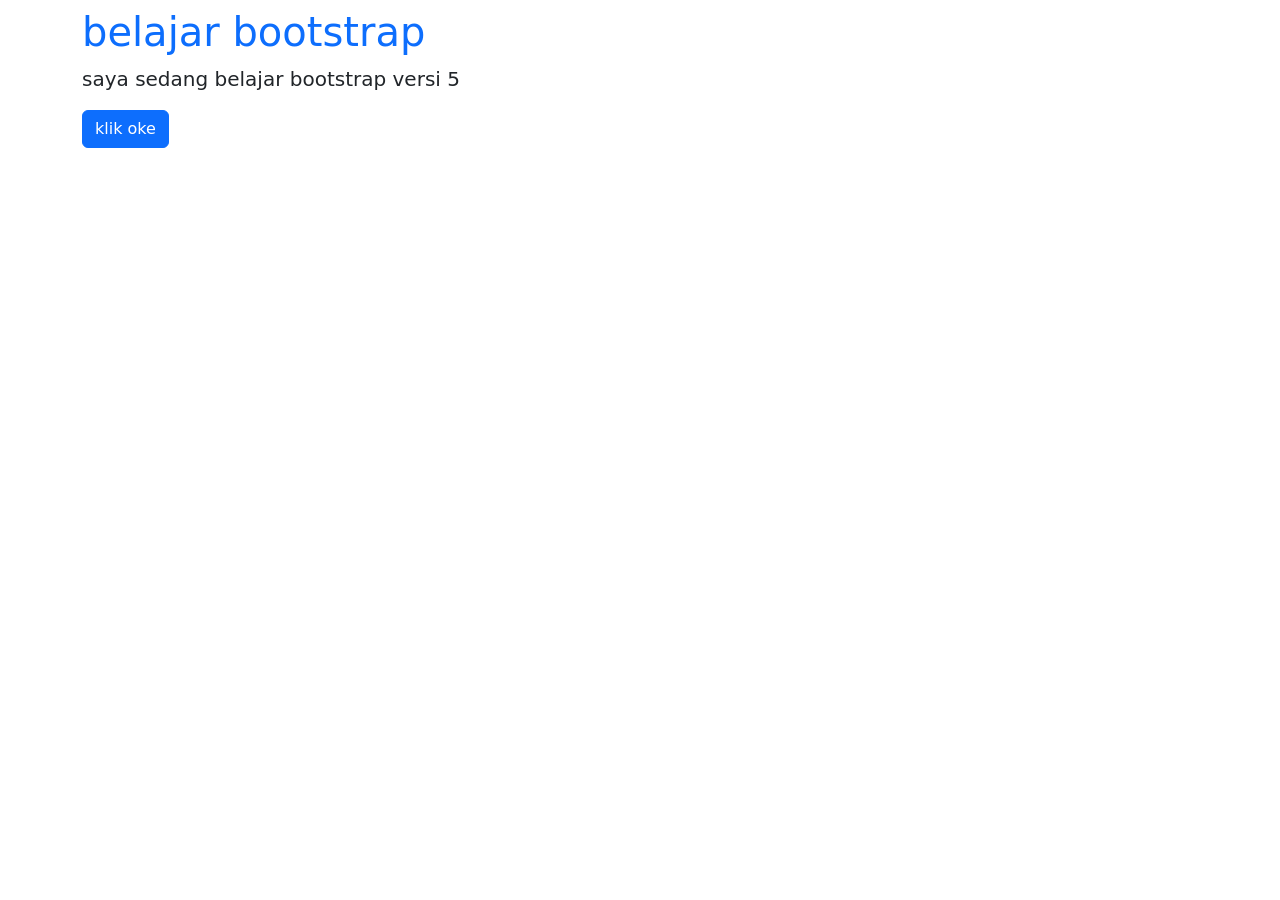
<file: latihan1.html>
<!DOCTYPE html>
<html lang="en">
<head>
    <meta charset="UTF-8">
    <meta name="viewport" cont>
    <title>latihan 1</title>
    <link href="https://cdn.jsdelivr.net/npm/bootstrap@5.3.8/dist/css/bootstrap.min.css" rel="stylesheet" >
</head>
<body>
    <div class="container mt-2">
      <h1 class="text-primary">belajar bootstrap</h1> 

      <p class="lead">saya sedang belajar bootstrap versi 5</p>

      <button class="btn btn-primary">klik oke</button>
    </div>
      

    
</body>
</html
</file>
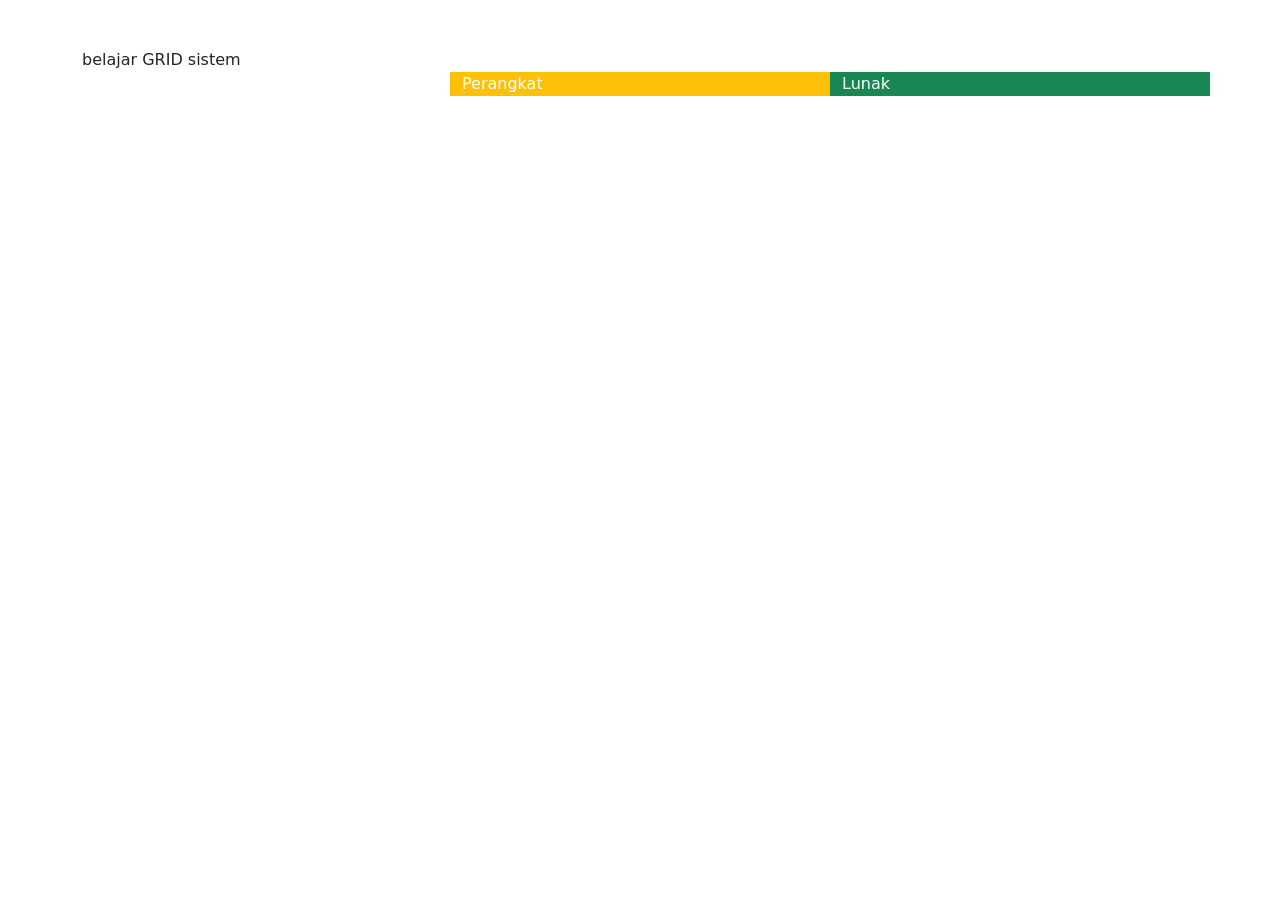
<file: latihan2.html>
<!DOCTYPE html>
<html lang="en">
<head>
    <meta charset="UTF-8">
    <meta name="viewport" cont>
    <title>latihan 1</title>
    <link href="https://cdn.jsdelivr.net/npm/bootstrap@5.3.8/dist/css/bootstrap.min.css" rel="stylesheet" >
</head>
<body>
   
   <div class="container mt-5"
   <h1 class="mb-4">belajar GRID sistem</h1>
    
    <div class="row">
         <div class="col-4 bg-denger text-white">Rekayasa</div>
        <div class="col-4 bg-warning text-white">Perangkat</div>
        <div class="col-4 bg-success text-white">Lunak</div>

      
        

    </div class="container mt-5"></
     
         <

    
</body>
</html
</file>
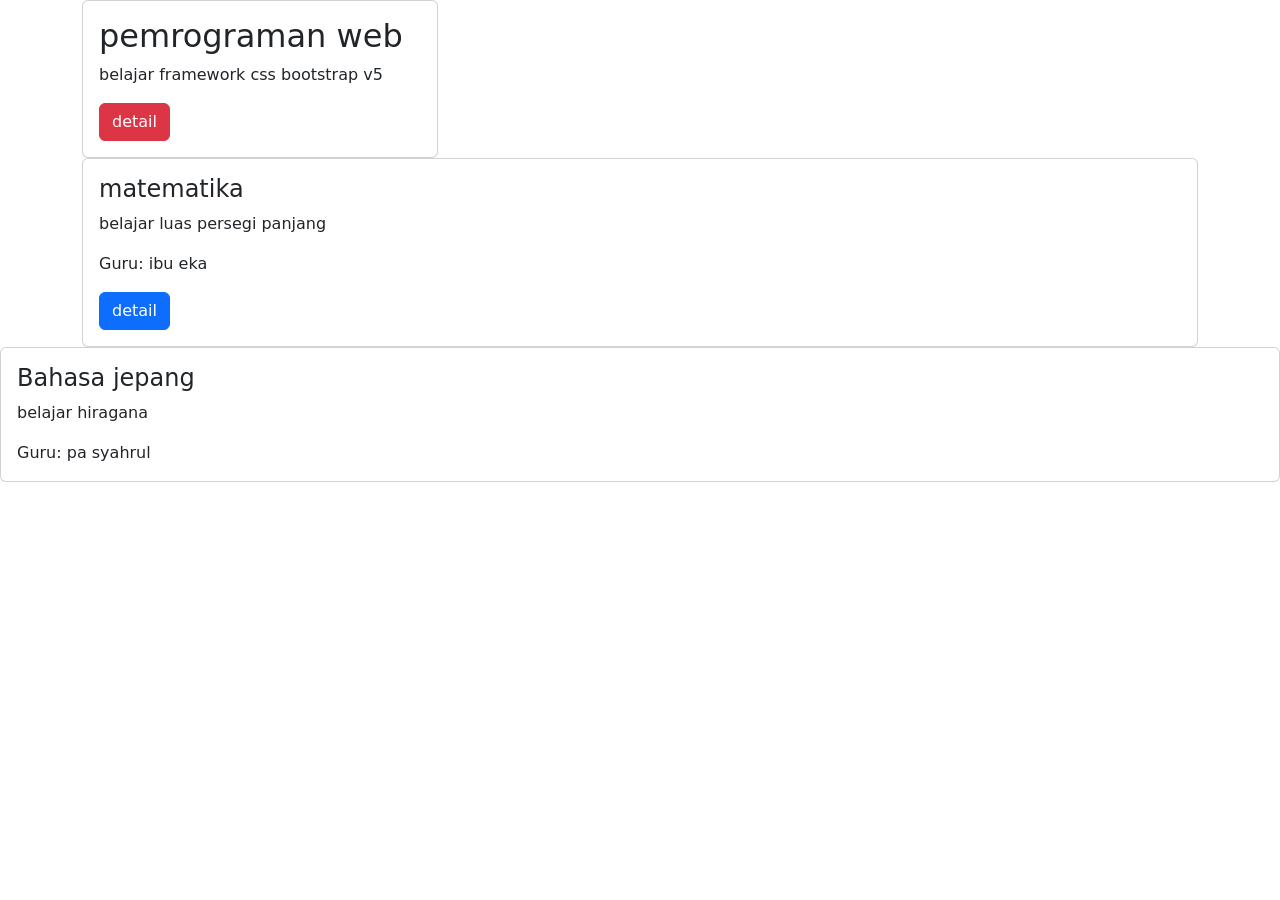
<file: latihan3.html>
<!DOCTYPE html>
<html lang="en">
<head>
    <meta charset="UTF-8">
    <meta name="viewport" content="width=device-width, initial-scale=1.0">
    <title>latihan 3</title>
    <link href="https://cdn.jsdelivr.net/npm/bootstrap@5.3.8/dist/css/bootstrap.min.css" rel="stylesheet" >

</head>
<body>
    <div class="container at-5">
        <div class="row">
            <div class="col-4">            
                <div class="card">
                    <div class="card-body">
                        <h2 class="card-title">pemrograman web</h2>
                        <p class="card-text">belajar framework css bootstrap v5</p>
                        <button class="btn btn-danger">detail</button>
                    </div>
                </div>
            </div>
              
                </div class="col-4">
                <div class="card">
                    <div class="card-body">
                        <h4 class="card-title">matematika</h4>
                        <p class="card-text">belajar luas persegi panjang</p>
                        <p class="card-text">Guru: ibu eka</p>
                        <button class="btn btn-primary">detail</button>
                    </div>
                </div>
            </div>
        </div>


    </div class="col-4">
        <div class="card">
            <div class="card-body">
                <h4 class="card-title">Bahasa jepang</h4>
                <p class="card-text">belajar hiragana</p>
                <p class="card-text">Guru: pa syahrul</p>
                <button class="btn btn-warning>detail</button>
            </div>
        </div>
    </div>
</body>
</html>
</file>
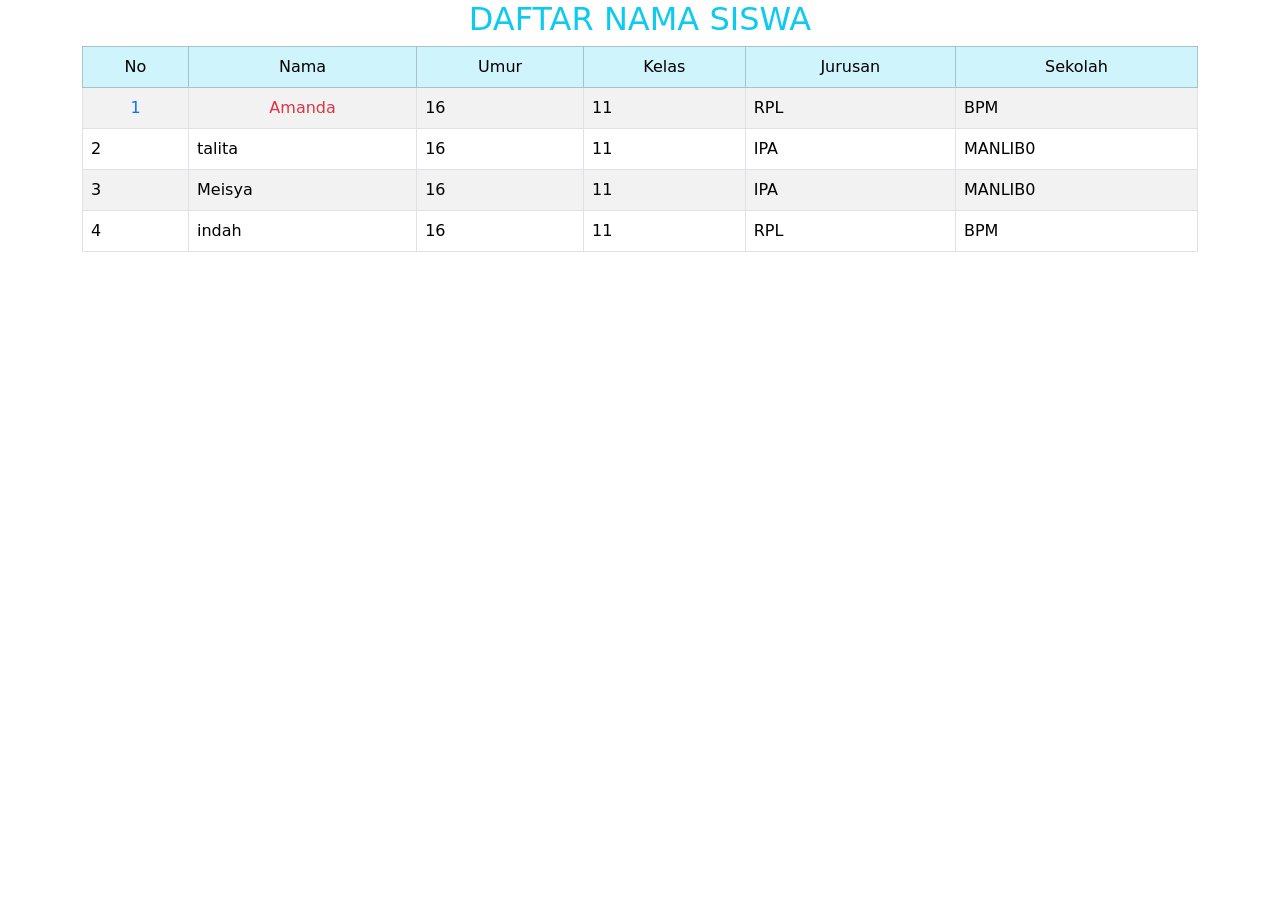
<file: latihan4.html>
<!DOCTYPE html>
<html lang="en">
<head>
    <meta charset="UTF-8">
    <meta name="viewport" content="width=device-width, initial-scale=1.0">
    <title>latihan 5</title>

    <link href="https://cdn.jsdelivr.net/npm/bootstrap@5.3.8/dist/css/bootstrap.min.css" rel="stylesheet">
</head>
<body>
    <div class="container"> 
    <h2 class="text-center text-info">DAFTAR NAMA SISWA</h2>

    <table class="table table-striped table-bordered table-hover">
    <thead>
        <tr class="text-center table-info">
            <td>No</td>
            <td>Nama</td>
            <td>Umur</td>
            <td>Kelas</td>
            <td>Jurusan</td>
            <td>Sekolah</td>
        </tr>
    </thead>

        <tr>
            <td class="text-primary text-center">1</td>
            <td class="text-danger text-center">Amanda</td>
            <td>16</td>
            <td>11</td>
            <td>RPL</td>
            <td>BPM</td>
        </tr>

         <tr>
            <td>2</td>
            <td>talita</td>
            <td>16</td>
            <td>11</td>
            <td>IPA</td>
            <td>MANLIB0</td>
        </tr>

         <tr>
            <td>3</td>
            <td>Meisya</td>
            <td>16</td>
            <td>11</td>
            <td>IPA</td>
            <td>MANLIB0</td>
        </tr>

        <tr>
            <td>4</td>
            <td>indah</td>
            <td>16</td>
            <td>11</td>
            <td>RPL</td>
            <td>BPM</td>
        </tr>


    </table>
    </div>
    
    
</body>
</html>
</file>
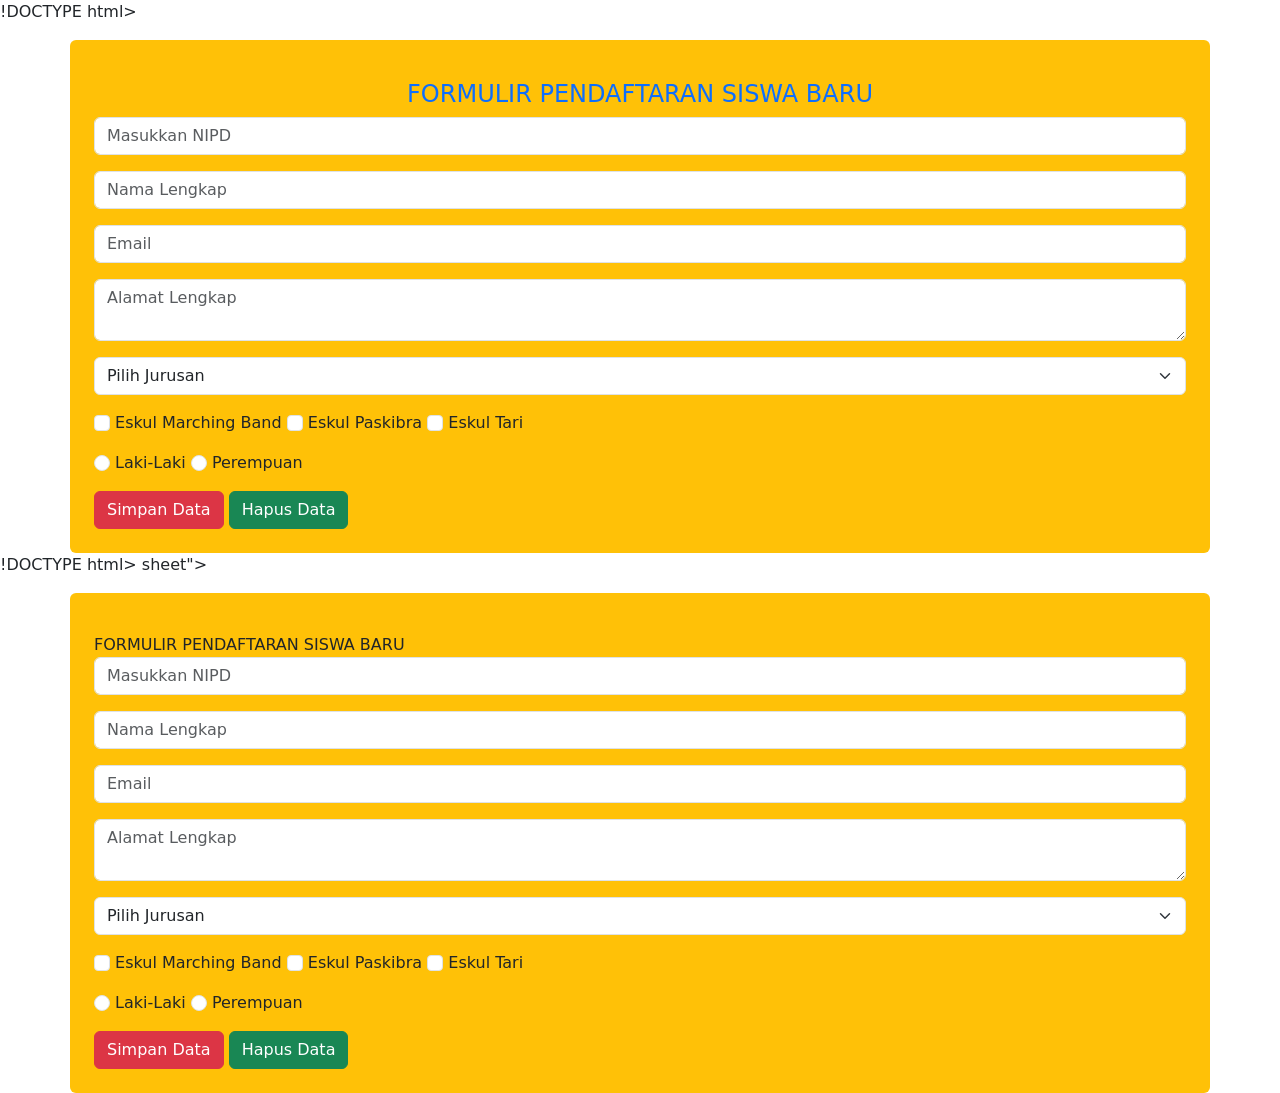
<file: latihan6.html>
!DOCTYPE html>
<html lang="en">
<head>
    <meta charset="UTF-8">
    <meta name="viewport" content="width=device-width, initial-scale=1.0">
    <title>From Control</title>

    <link href="https://cdn.jsdelivr.net/npm/bootstrap@5.3.8/dist/css/bootstrap.min.css" rel="stylesheet">

</head>
<body>

    <div class="container mt-3 bg-warning rounded p-4">

        <div class="mb-3 mt-3">

            <h4 class="text-center text-primary">FORMULIR PENDAFTARAN SISWA BARU</h4>

            <input type="text" placeholder="Masukkan NIPD" class="form-control">
        </div>

        <div class="mb-3">
            <input type="text" placeholder="Nama Lengkap" class="form-control">
        </div>

        <div class="mb-3">
             <input type="text" placeholder="Email" class="form-control">
        </div>

        <div class="mb-3">
            <textarea class="form-control" placeholder="Alamat Lengkap"></textarea>
        </div>

        <div class="mb-3">
            <select class="Form-Select">
                <option>Pilih Jurusan</option>
                <option>Rekayasa Perangkat Lunak</option>
                <option>Teknik Komputer Dan Jaringan</option>
                <option>Desain Komunikasi Visual</option>
                <option>Bisnis Digital</option>
                <option>Accounting</option>
            </select>
        </div>

        <div class="mb-3">
            <input class="form-check-input" type="checkbox">
            <label class="form-check-label">Eskul Marching Band</label>
        
            <input class="form-check-input" type="checkbox">
            <label class="form-check-label">Eskul Paskibra</label>

            <input class="form-check-input" type="checkbox">
            <label class="form-check-label">Eskul Tari</label>
            </div>
    <div class="mb-3">
        <input class="form-check-input" type="radio">
        <label class="form-check-label">Laki-Laki</label>

        <input class="form-check-input" type="radio">
        <label class="form-check-label">Perempuan</label>
    </div>

    

        <button class="btn btn-danger">Simpan Data</button>
        <button class="btn btn-success">Hapus Data</button>

    </div>
    
</body>
</html>!DOCTYPE html>
<html lang="en">
<head>
    <meta charset="UTF-8">
    <meta name="viewport" content="width=device-width, initial-scale=1.0">
    <title>From Control</title>

    sheet">

</head>
<body>

    <div class="container mt-3 bg-warning rounded p-4">

        <div class="mb-3 mt-3"><link href="https://cdn.jsdelivr.net/npm/bootstrap@5.3.8/dist/css/bootstrap.min.css" rel="style

            <h4 class="text-center text-primary">FORMULIR PENDAFTARAN SISWA BARU</h4>

            <input type="text" placeholder="Masukkan NIPD" class="form-control">
        </div>

        <div class="mb-3">
            <input type="text" placeholder="Nama Lengkap" class="form-control">
        </div>

        <div class="mb-3">
             <input type="text" placeholder="Email" class="form-control">
        </div>

        <div class="mb-3">
            <textarea class="form-control" placeholder="Alamat Lengkap"></textarea>
        </div>

        <div class="mb-3">
            <select class="Form-Select">
                <option>Pilih Jurusan</option>
                <option>Rekayasa Perangkat Lunak</option>
                <option>Teknik Komputer Dan Jaringan</option>
                <option>Desain Komunikasi Visual</option>
                <option>Bisnis Digital</option>
                <option>Accounting</option>
            </select>
        </div>

        <div class="mb-3">
            <input class="form-check-input" type="checkbox">
            <label class="form-check-label">Eskul Marching Band</label>
        
            <input class="form-check-input" type="checkbox">
            <label class="form-check-label">Eskul Paskibra</label>

            <input class="form-check-input" type="checkbox">
            <label class="form-check-label">Eskul Tari</label>
            </div>
    <div class="mb-3">
        <input class="form-check-input" type="radio">
        <label class="form-check-label">Laki-Laki</label>

        <input class="form-check-input" type="radio">
        <label class="form-check-label">Perempuan</label>
    </div>

    

        <button class="btn btn-danger">Simpan Data</button>
        <button class="btn btn-success">Hapus Data</button>

    </div>
    
</body>
</html>
</file>
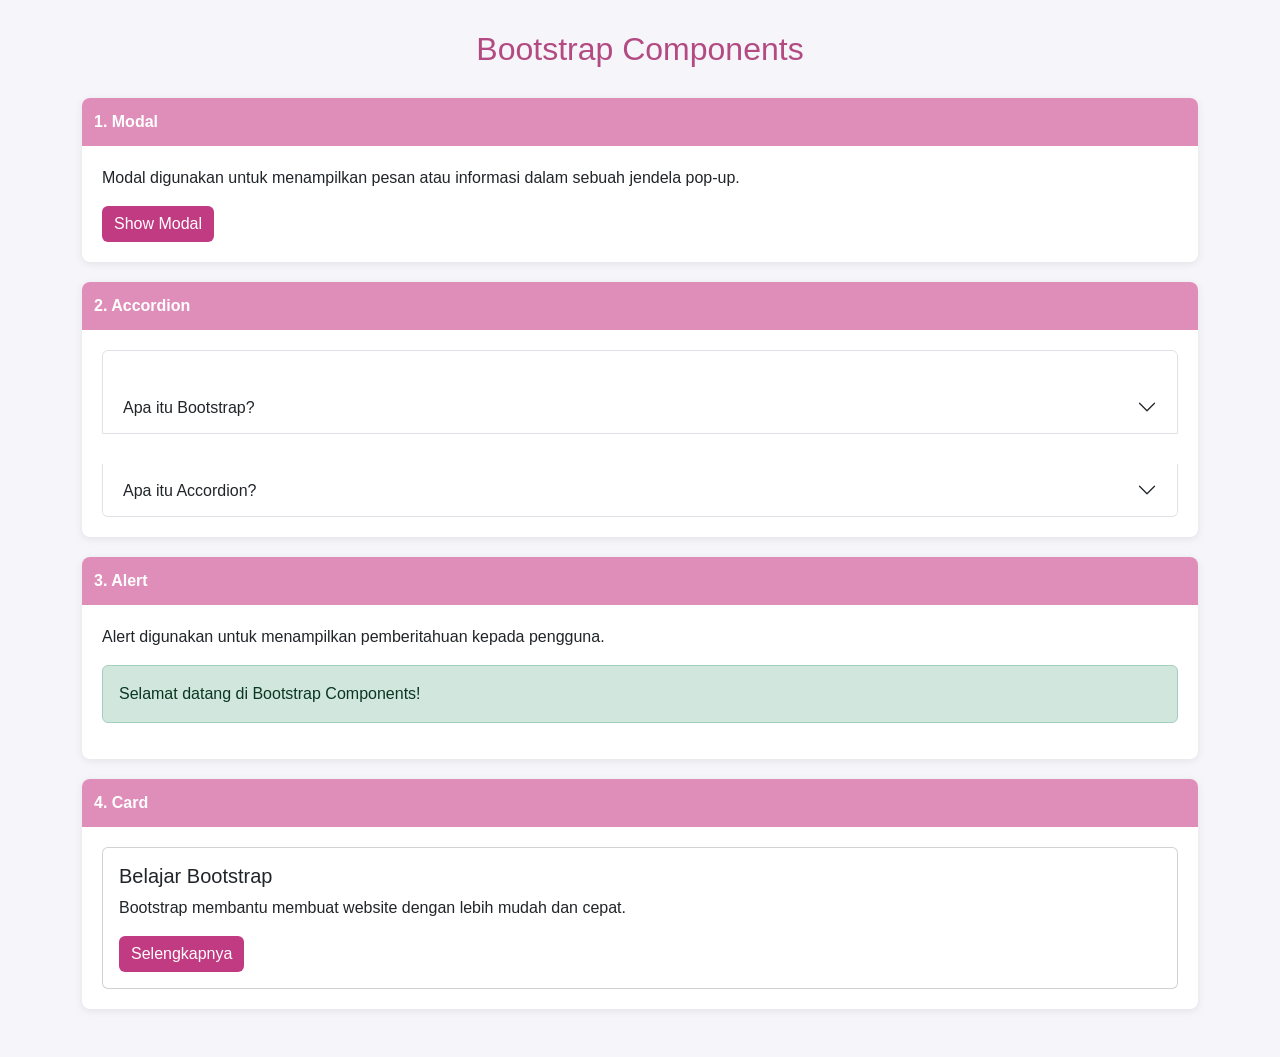
<file: latihan7.html>
<!DOCTYPE html>
<html lang="id">
<head>
    <meta charset="UTF-8">
    <meta name="viewport" content="width=device-width, initial-scale=1">
    <title>Bootstrap Components</title>

    <!-- Bootstrap -->
    <link href="https://cdn.jsdelivr.net/npm/bootstrap@5.3.3/dist/css/bootstrap.min.css" rel="stylesheet">

    <style>
        body {
            background-color: #f5f5fa;
            font-family: Arial, sans-serif;
        }

        h2 {
            color: #b34b82;
            text-align: center;
            margin: 30px 0;
        }

        .component {
            background: white;
            border-radius: 8px;
            margin-bottom: 20px;
            overflow: hidden;
            box-shadow: 0 2px 8px rgba(0,0,0,0.08);
        }

        .component-title {
            background-color: #df8db9;
            color: white;
            padding: 12px;
            font-weight: bold;
        }

        .component-body {
            padding: 20px;
        }

        .btn-pink {
            background-color: #c13b82;
            color: white;
            border: none;
        }

        .btn-pink:hover {
            background-color: #a72c6b;
            color: white;
        }

        .accordion-button:not(.collapsed) {
            background-color: #f9e2ee;
            color: #a72c6b;
        }
    </style>
</head>
<body>

    <div class="container mt-4 mb-5">

        <h2>Bootstrap Components</h2>

        <!-- Modal -->
        <div class="component">
            <div class="component-title">
                1. Modal
            </div>
            <div class="component-body">
                <p>
                    Modal digunakan untuk menampilkan pesan atau
                    informasi dalam sebuah jendela pop-up.
                </p>

                <button class="btn btn-pink"
                    data-bs-toggle="modal"
                    data-bs-target="#myModal">
                    Show Modal
                </button>
            </div>
        </div>

        <!-- Accordion -->
        <div class="component">
            <div class="component-title">
                2. Accordion
            </div>
            <div class="component-body">
                <div class="accordion" id="accordionExample">

                    <div class="accordion-item">
                        <h2 class="accordion-header">
                            <button class="accordion-button collapsed"
                                type="button"
                                data-bs-toggle="collapse"
                                data-bs-target="#collapseOne">
                                Apa itu Bootstrap?
                            </button>
                        </h2>
                        <div id="collapseOne"
                            class="accordion-collapse collapse"
                            data-bs-parent="#accordionExample">
                            <div class="accordion-body">
                                Bootstrap adalah framework CSS
                                yang digunakan untuk membuat
                                tampilan website lebih menarik
                                dan responsif.
                            </div>
                        </div>
                    </div>

                    <div class="accordion-item">
                        <h2 class="accordion-header">
                            <button class="accordion-button collapsed"
                                type="button"
                                data-bs-toggle="collapse"
                                data-bs-target="#collapseTwo">
                                Apa itu Accordion?
                            </button>
                        </h2>
                        <div id="collapseTwo"
                            class="accordion-collapse collapse"
                            data-bs-parent="#accordionExample">
                            <div class="accordion-body">
                                Accordion adalah komponen yang
                                digunakan untuk menyembunyikan
                                dan menampilkan informasi saat
                                diklik.
                            </div>
                        </div>
                    </div>

                </div>
            </div>
        </div>

        <!-- Alert -->
        <div class="component">
            <div class="component-title">
                3. Alert
            </div>
            <div class="component-body">
                <p>
                    Alert digunakan untuk menampilkan
                    pemberitahuan kepada pengguna.
                </p>

                <div class="alert alert-success" role="alert">
                    Selamat datang di Bootstrap Components!
                </div>
            </div>
        </div>

        <!-- Card -->
        <div class="component">
            <div class="component-title">
                4. Card
            </div>
            <div class="component-body">
                <div class="card">
                    <div class="card-body">
                        <h5 class="card-title">Belajar Bootstrap</h5>
                        <p class="card-text">
                            Bootstrap membantu membuat website
                            dengan lebih mudah dan cepat.
                        </p>
                        <a href="#" class="btn btn-pink">
                            Selengkapnya
                        </a>
                    </div>
                </div>
            </div>
        </div>

    </div>

    <!-- Modal -->
    <div class="modal fade" id="myModal" tabindex="-1">
        <div class="modal-dialog">
            <div class="modal-content">
                <div class="modal-header">
                    <h5 class="modal-title">Bootstrap Modal</h5>
                    <button type="button" class="btn-close"
                        data-bs-dismiss="modal"></button>
                </div>
                <div class="modal-body">
                    Halo! Ini adalah contoh modal Bootstrap.
                </div>
                <div class="modal-footer">
                    <button type="button" class="btn btn-pink"
                        data-bs-dismiss="modal">
                        Tutup
                    </button>
                </div>
            </div>
        </div>
    </div>

    <!-- Bootstrap JavaScript -->
    <script src="https://cdn.jsdelivr.net/npm/bootstrap@5.3.3/dist/js/bootstrap.bundle.min.js"></script>

</body>
</html>
</file>
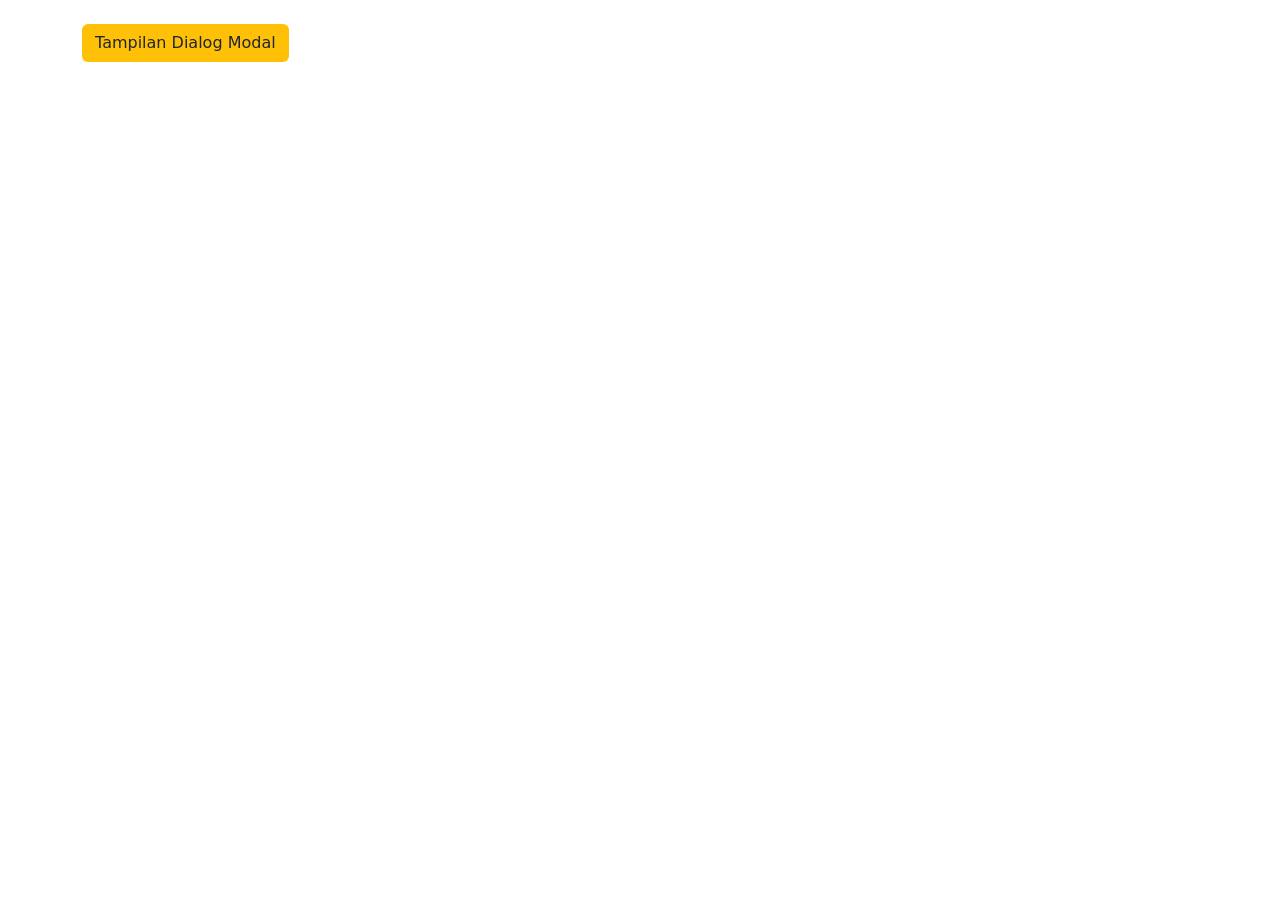
<file: latihan8.html>
<!DOCTYPE html>
<html lang="en">
<head>
    <meta charset="UTF-8">
    <meta name="viewport" content="width=device-width, initial-scale=1.0">
    <title>Document</title>

   <link href="https://cdn.jsdelivr.net/npm/bootstrap@5.3.8/dist/css/bootstrap.min.css" rel="stylesheet">
   
</head>
<body>
    <div class="container mt-4">
        <button class="btn bg-warning" data-bs-toggle="modal" data-bs-target="#contoh">Tampilan Dialog Modal</button>

    </div>

    <div class="modal" id="contoh">
        <div class="modal-dialog">
        <div class="modal-content">
            <div class="modal-header">
                <h4 class="modal-title">Pesan Peringatan !</h4>
            </div>
            </div>
            </div>
        </div>
    
</body>
</html>
</file>
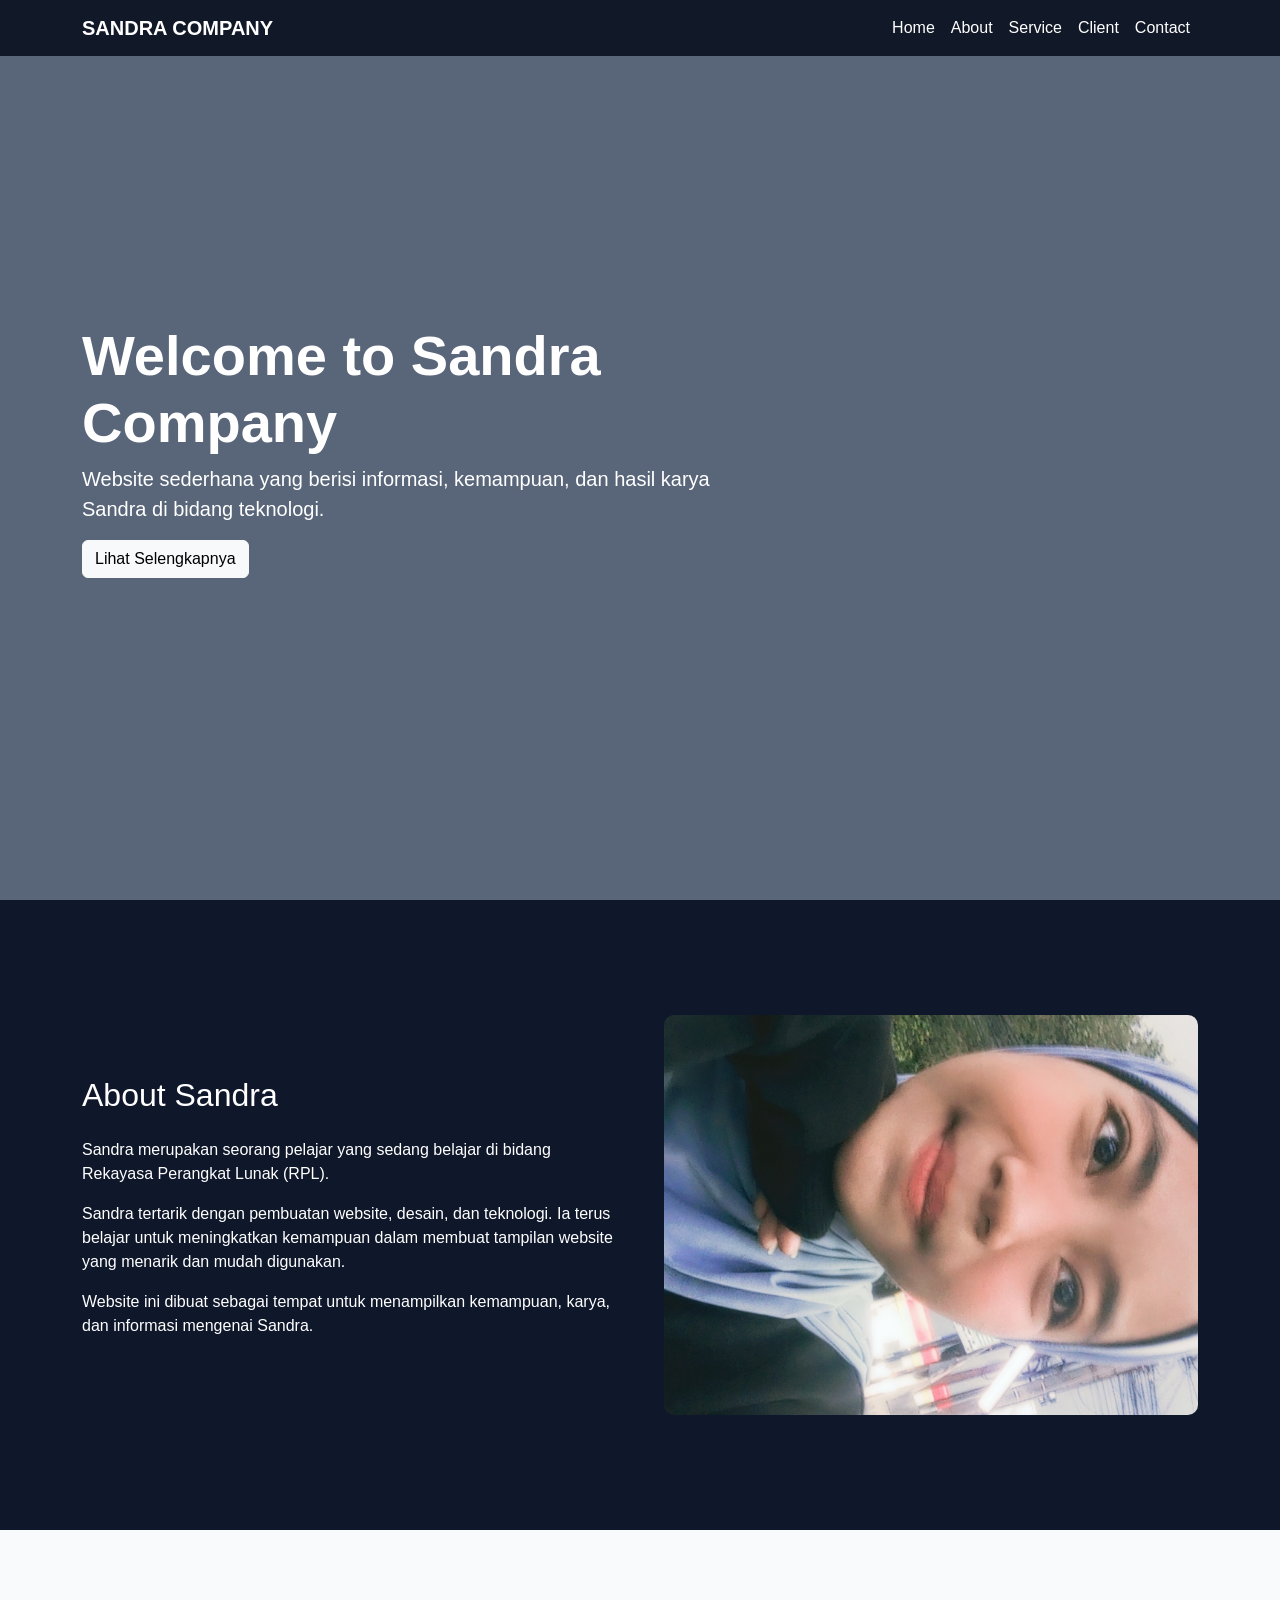
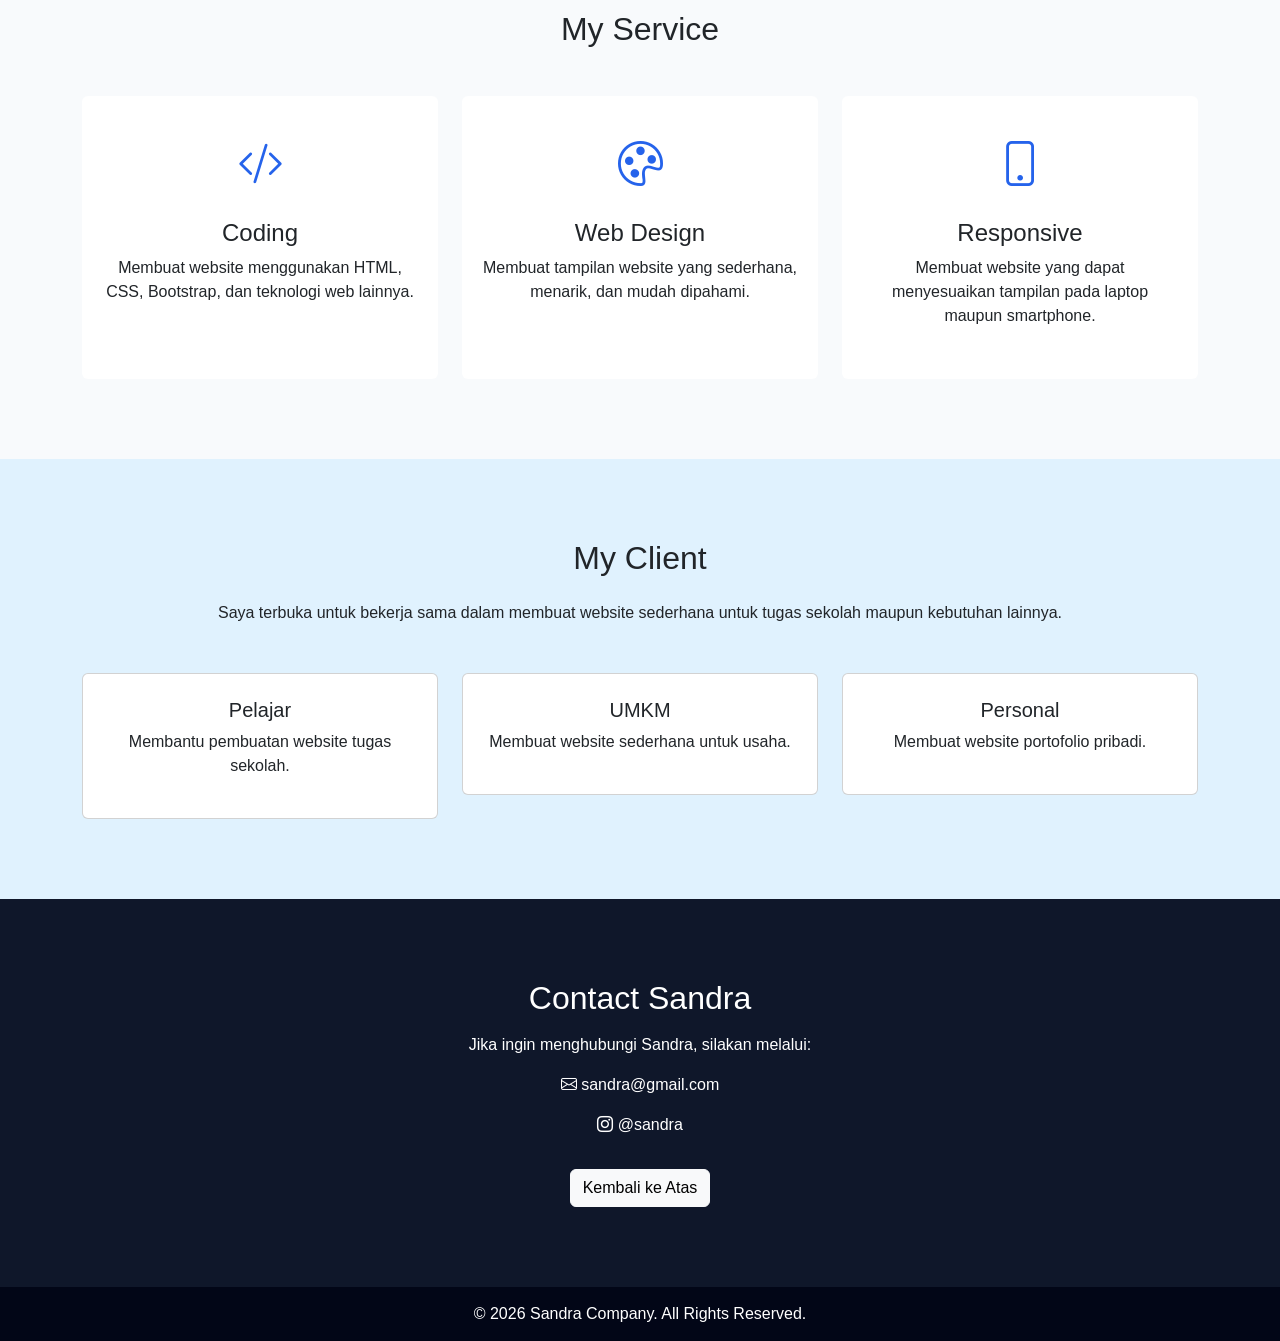
<file: latihan9.html>
<!DOCTYPE html>
<html lang="id">
<head>
    <meta charset="UTF-8">
    <meta name="viewport" content="width=device-width, initial-scale=1.0">
    <title>Sandra Company</title>

    <!-- Bootstrap -->
    <link href="https://cdn.jsdelivr.net/npm/bootstrap@5.3.3/dist/css/bootstrap.min.css" rel="stylesheet">

    <!-- Icon Bootstrap -->
    <link rel="stylesheet" href="https://cdn.jsdelivr.net/npm/bootstrap-icons@1.11.3/font/bootstrap-icons.min.css">

    <style>
        body {
            margin: 0;
            font-family: Arial, sans-serif;
            scroll-behavior: smooth;
        }

        /* Navbar */
        .navbar {
            background-color: #111827;
        }

        .navbar-brand,
        .nav-link {
            color: white !important;
        }

        .nav-link:hover {
            color: #38bdf8 !important;
        }

        /* Home */
        #home {
            min-height: 100vh;
            background: linear-gradient(rgba(0, 20, 50, 0.65), rgba(0, 20, 50, 0.65)),
            url("https://images.unsplash.com/photo-1497366754035-f200968a6e72?auto=format&fit=crop&w=1600&q=80");
            background-size: cover;
            background-position: center;
            display: flex;
            align-items: center;
            color: white;
        }

        .home-content {
            max-width: 650px;
        }

        /* About */
        #about {
            min-height: 70vh;
            background: #0f172a;
            color: white;
            display: flex;
            align-items: center;
        }

        .about-img {
            width: 100%;
            height: 400px;
            background-image: url("ppp.jpeg.jpeg");
            object-fit: cover;
            border-radius: 10px;
        }

        /* Service */
        #service {
            padding: 80px 0;
            background: #f8fafc;
        }

        .service-card {
            padding: 35px 20px;
            text-align: center;
            border: none;
            transition: 0.3s;
        }

        .service-card:hover {
            transform: translateY(-8px);
            box-shadow: 0 10px 25px rgba(0,0,0,0.15);
        }

        .service-icon {
            font-size: 45px;
            color: #2563eb;
            margin-bottom: 20px;
        }

        /* Client */
        #client {
            padding: 80px 0;
            background: #e0f2fe;
        }

        /* Contact */
        #contact {
            padding: 80px 0;
            background: #0f172a;
            color: white;
        }

        footer {
            background: #020617;
            color: white;
            text-align: center;
            padding: 15px;
        }
    </style>
</head>

<body>

<!-- NAVBAR -->
<nav class="navbar navbar-expand-lg fixed-top">
    <div class="container">
        <a class="navbar-brand fw-bold" href="#home">SANDRA COMPANY</a>

        <button class="navbar-toggler bg-light" type="button"
            data-bs-toggle="collapse" data-bs-target="#navbarNav">
            <span class="navbar-toggler-icon"></span>
        </button>

        <div class="collapse navbar-collapse justify-content-end" id="navbarNav">
            <ul class="navbar-nav">
                <li class="nav-item">
                    <a class="nav-link" href="#home">Home</a>
                </li>
                <li class="nav-item">
                    <a class="nav-link" href="#about">About</a>
                </li>
                <li class="nav-item">
                    <a class="nav-link" href="#service">Service</a>
                </li>
                <li class="nav-item">
                    <a class="nav-link" href="#client">Client</a>
                </li>
                <li class="nav-item">
                    <a class="nav-link" href="#contact">Contact</a>
                </li>
            </ul>
        </div>
    </div>
</nav>


<!-- HOME -->
<section id="home">
    <div class="container">
        <div class="home-content">
            <h1 class="display-4 fw-bold">Welcome to Sandra Company</h1>

            <p class="lead">
                Website sederhana yang berisi informasi,
                kemampuan, dan hasil karya Sandra di bidang teknologi.
            </p>

            <a href="#about" class="btn btn-light">
                Lihat Selengkapnya
            </a>
        </div>
    </div>
</section>


<!-- ABOUT -->
<section id="about">
    <div class="container">
        <div class="row align-items-center g-5">

            <div class="col-md-6">
                <h2 class="mb-4">About Sandra</h2>

                <p>
                    Sandra merupakan seorang pelajar yang sedang belajar
                    di bidang Rekayasa Perangkat Lunak (RPL).
                </p>

                <p>
                    Sandra tertarik dengan pembuatan website, desain,
                    dan teknologi. Ia terus belajar untuk meningkatkan
                    kemampuan dalam membuat tampilan website yang menarik
                    dan mudah digunakan.
                </p>

                <p>
                    Website ini dibuat sebagai tempat untuk menampilkan
                    kemampuan, karya, dan informasi mengenai Sandra.
                </p>
            </div>

            <div class="col-md-6">
                <img src="ppp.jpeg.jpeg"
                     class="about-img"
                     alt="Sandra">
            </div>

        </div>
    </div>
</section>


<!-- SERVICE -->
<section id="service">
    <div class="container">

        <h2 class="text-center mb-5">My Service</h2>

        <div class="row g-4">

            <div class="col-md-4">
                <div class="card service-card h-100">
                    <i class="bi bi-code-slash service-icon"></i>

                    <h4>Coding</h4>

                    <p>
                        Membuat website menggunakan HTML,
                        CSS, Bootstrap, dan teknologi web lainnya.
                    </p>
                </div>
            </div>


            <div class="col-md-4">
                <div class="card service-card h-100">
                    <i class="bi bi-palette service-icon"></i>

                    <h4>Web Design</h4>

                    <p>
                        Membuat tampilan website yang sederhana,
                        menarik, dan mudah dipahami.
                    </p>
                </div>
            </div>


            <div class="col-md-4">
                <div class="card service-card h-100">
                    <i class="bi bi-phone service-icon"></i>

                    <h4>Responsive</h4>

                    <p>
                        Membuat website yang dapat menyesuaikan
                        tampilan pada laptop maupun smartphone.
                    </p>
                </div>
            </div>

        </div>
    </div>
</section>


<!-- CLIENT -->
<section id="client">
    <div class="container text-center">

        <h2 class="mb-4">My Client</h2>

        <p>
            Saya terbuka untuk bekerja sama dalam membuat
            website sederhana untuk tugas sekolah maupun
            kebutuhan lainnya.
        </p>

        <div class="row mt-5">

            <div class="col-md-4">
                <div class="card p-4">
                    <h5>Pelajar</h5>
                    <p>Membantu pembuatan website tugas sekolah.</p>
                </div>
            </div>

            <div class="col-md-4">
                <div class="card p-4">
                    <h5>UMKM</h5>
                    <p>Membuat website sederhana untuk usaha.</p>
                </div>
            </div>

            <div class="col-md-4">
                <div class="card p-4">
                    <h5>Personal</h5>
                    <p>Membuat website portofolio pribadi.</p>
                </div>
            </div>

        </div>
    </div>
</section>


<!-- CONTACT -->
<section id="contact">
    <div class="container text-center">

        <h2>Contact Sandra</h2>

        <p class="mt-3">
            Jika ingin menghubungi Sandra, silakan melalui:
        </p>

        <p>
            <i class="bi bi-envelope"></i>
            sandra@gmail.com
        </p>

        <p>
            <i class="bi bi-instagram"></i>
            @sandra
        </p>

        <a href="#home" class="btn btn-light mt-3">
            Kembali ke Atas
        </a>

    </div>
</section>


<!-- FOOTER -->
<footer>
    <p class="mb-0">
        © 2026 Sandra Company. All Rights Reserved.
    </p>
</footer>


<!-- Bootstrap JS -->
<script src="https://cdn.jsdelivr.net/npm/bootstrap@5.3.3/dist/js/bootstrap.bundle.min.js"></script>

</body>
</html>
</file>
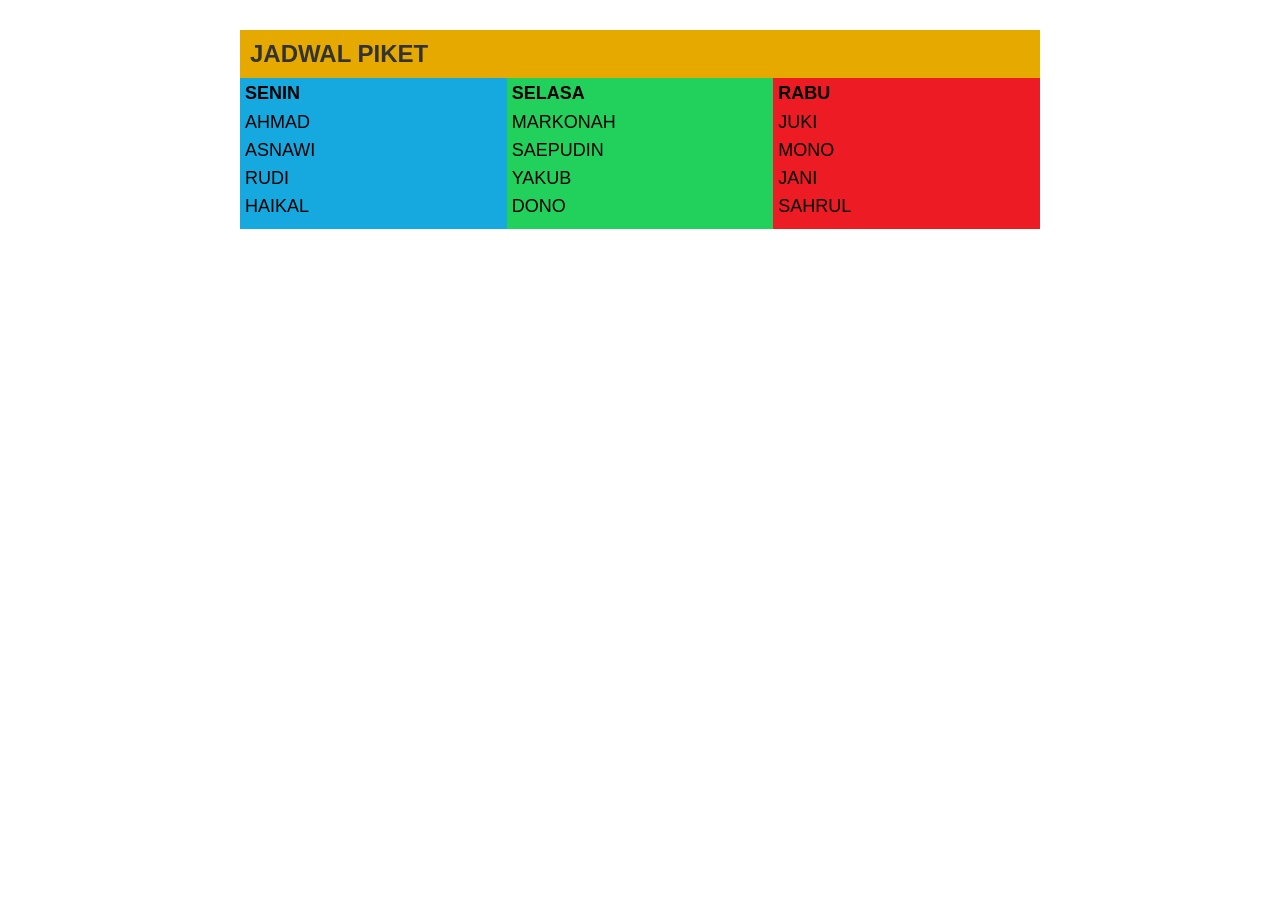
<file: tugas2.html>
<!DOCTYPE html>
<html lang="id">
<head>
    <meta charset="UTF-8">
    <meta name="viewport" content="width=device-width, initial-scale=1.0">
    <title>Jadwal Piket</title>

    <style>
        body {
            font-family: Arial, sans-serif;
            background-color: white;
            margin: 0;
            padding: 30px;
        }

        .jadwal {
            width: 800px;
            margin: auto;
        }

        .judul {
            background-color: #e5a900;
            padding: 10px;
            font-size: 24px;
            font-weight: bold;
            color: #333;
        }

        .tabel {
            display: grid;
            grid-template-columns: 1fr 1fr 1fr;
        }

        .kolom {
            padding: 5px;
            min-height: 130px;
            font-size: 18px;
        }

        /* Warna sesuai gambar */
        .senin {
            background-color: #16a9df;
        }

        .selasa {
            background-color: #21d15b;
        }

        .rabu {
            background-color: #ed1c24;
        }

        .hari {
            font-weight: bold;
            margin-bottom: 8px;
        }

        .nama {
            margin: 7px 0;
        }
    </style>
</head>

<body>

<div class="jadwal">

    <div class="judul">
        JADWAL PIKET
    </div>

    <div class="tabel">

        <!-- SENIN -->
        <div class="kolom senin">
            <div class="hari">SENIN</div>
            <div class="nama">AHMAD</div>
            <div class="nama">ASNAWI</div>
            <div class="nama">RUDI</div>
            <div class="nama">HAIKAL</div>
        </div>

        <!-- SELASA -->
        <div class="kolom selasa">
            <div class="hari">SELASA</div>
            <div class="nama">MARKONAH</div>
            <div class="nama">SAEPUDIN</div>
            <div class="nama">YAKUB</div>
            <div class="nama">DONO</div>
        </div>

        <!-- RABU -->
        <div class="kolom rabu">
            <div class="hari">RABU</div>
            <div class="nama">JUKI</div>
            <div class="nama">MONO</div>
            <div class="nama">JANI</div>
            <div class="nama">SAHRUL</div>
        </div>

    </div>

</div>

</body>
</html>
</file>
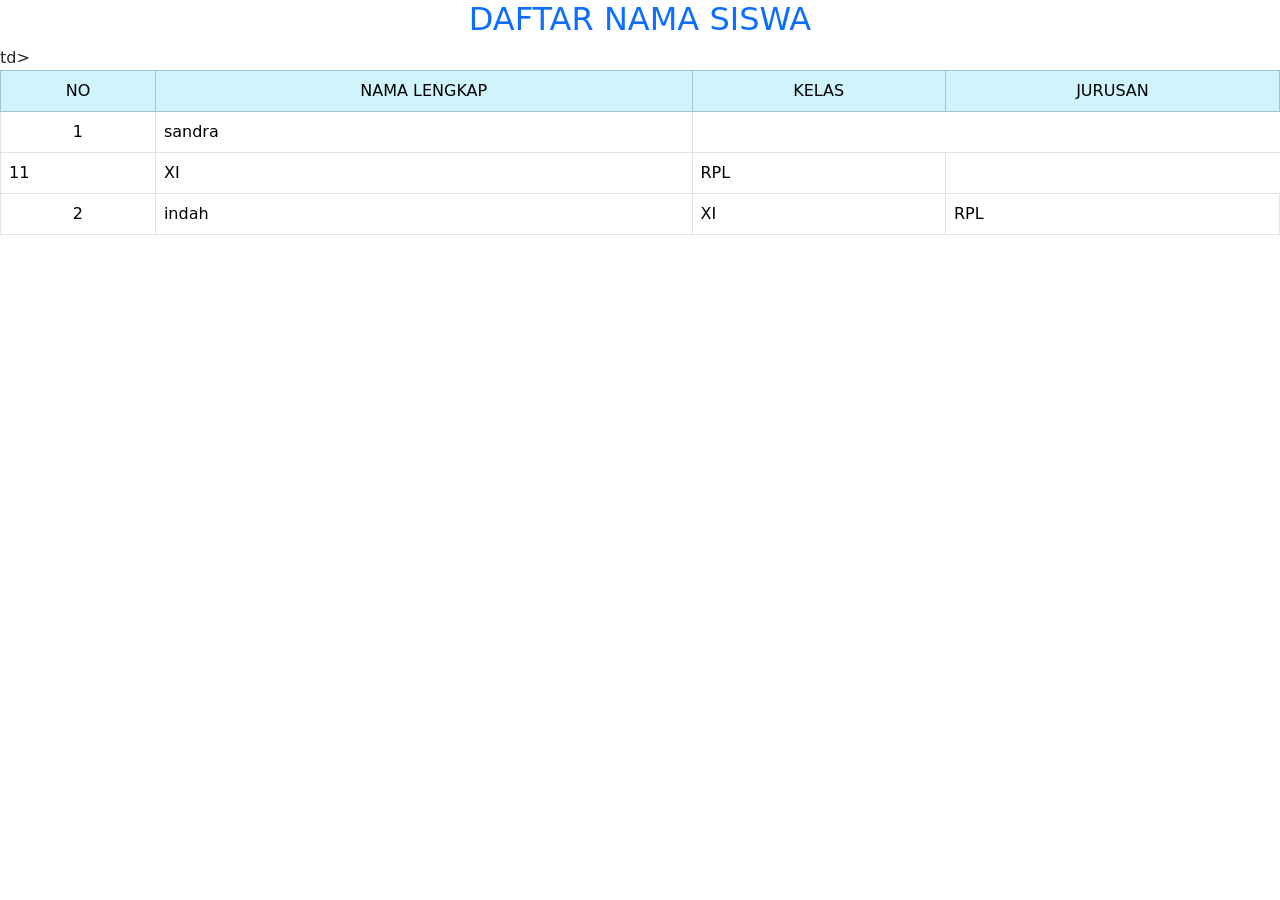
<file: tugas4.html>
<!DOCTYPE html>
<html lang="en">
<head>
    <meta charset="UTF-8">
    <meta name="viewport" content="width=device-width, initial-scale=1.0">

    <title>Katalog Produk Komputer</title>

    <link href="https://cdn.jsdelivr.net/npm/bootstrap@5.3.8/dist/css/bootstrap.min.css" rel="stylesheet">
</head>
<body>
    <h2 class="text-center text-primary">DAFTAR NAMA SISWA</h2>
  
    <table class="table table-bordered table-hover">
        <thead class="table-info text-center">
         <tr>
            <td>NO</td>
            <td>NAMA LENGKAP</td>
            <td>KELAS</td>
            <td>JURUSAN</td>
        </tr>
        </thead>
        
        <tr>
            <td class="text-center">1</td>
            <td>sandra</tr>td>
            <td class="bedge text-bg danger-center ">11</td>
            <td>XI</td>
            <td>RPL</td>
        </tr>

        <tr>
            <td class="text-center tabel-info">2</td>
            <td>indah</td>
            <td>XI</td>
            <td>RPL</td>
        </tr>
    </table>

</body>
</html>
</file>
